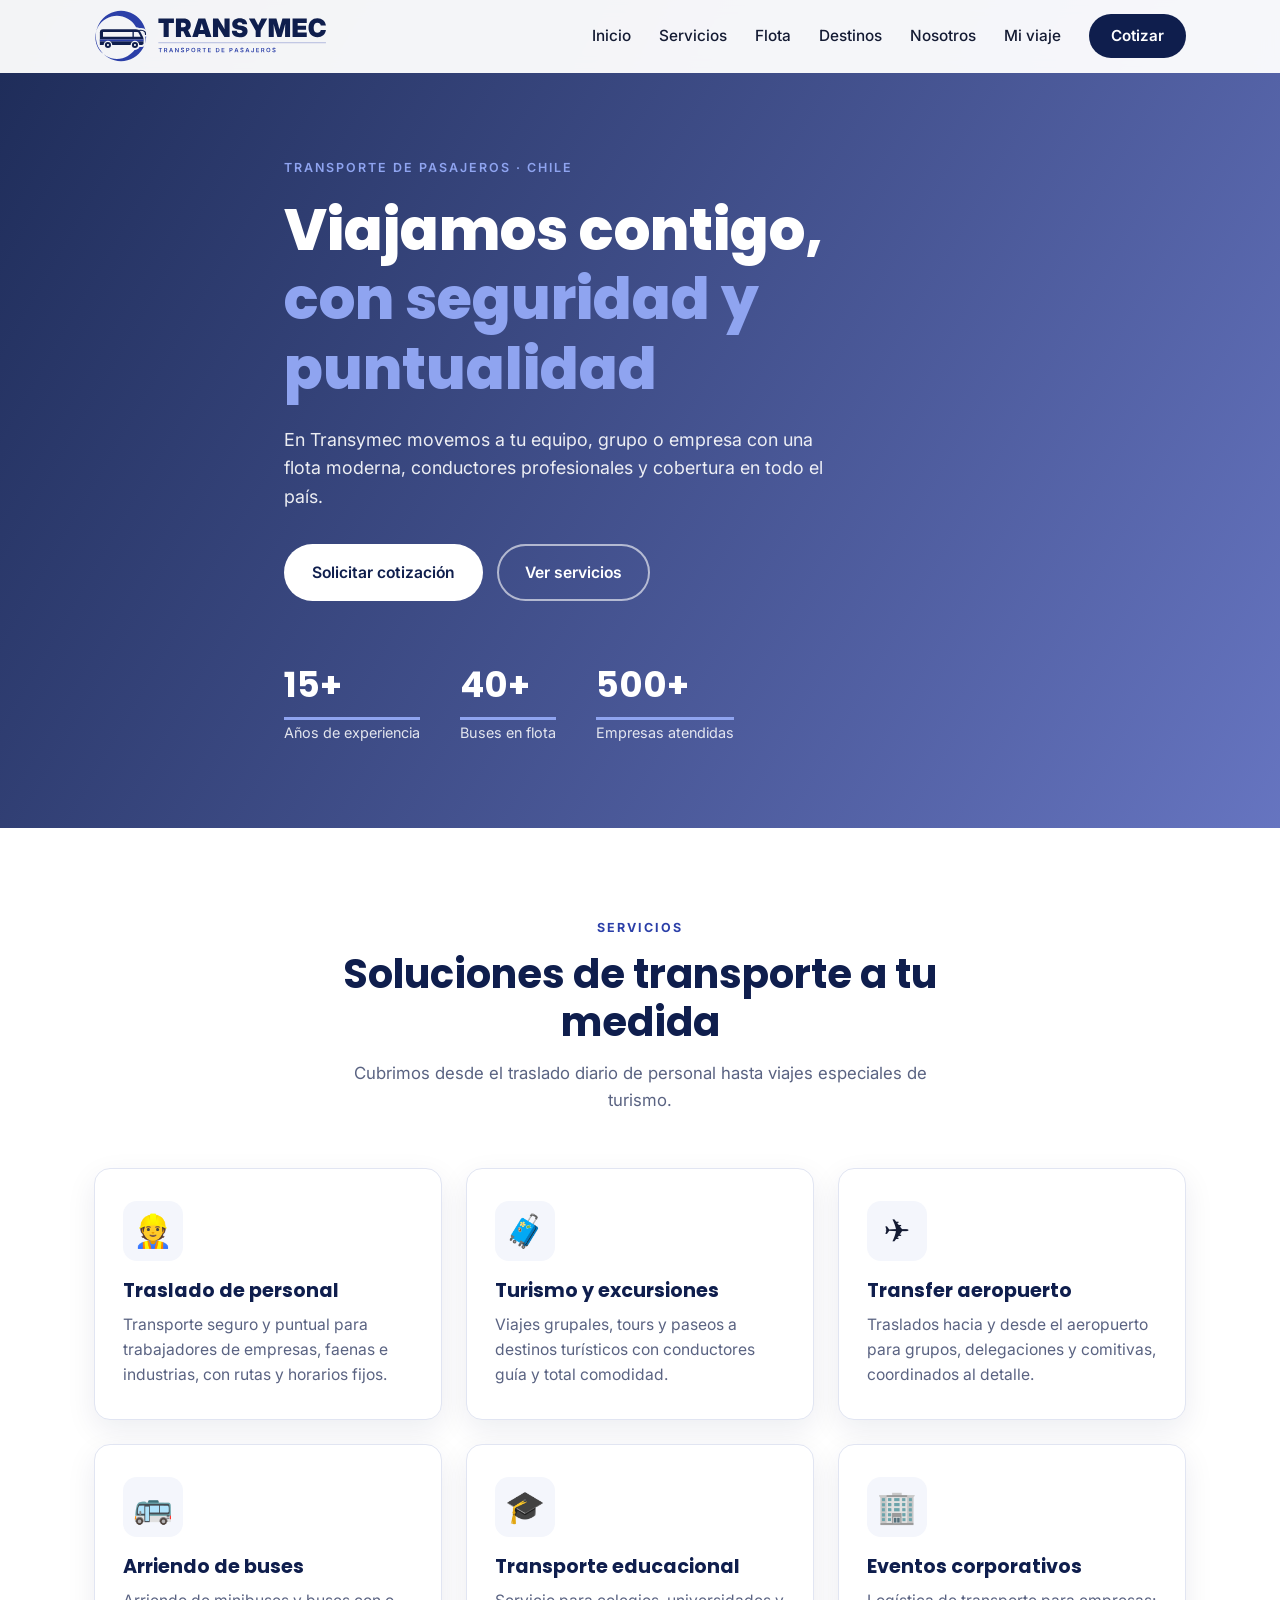
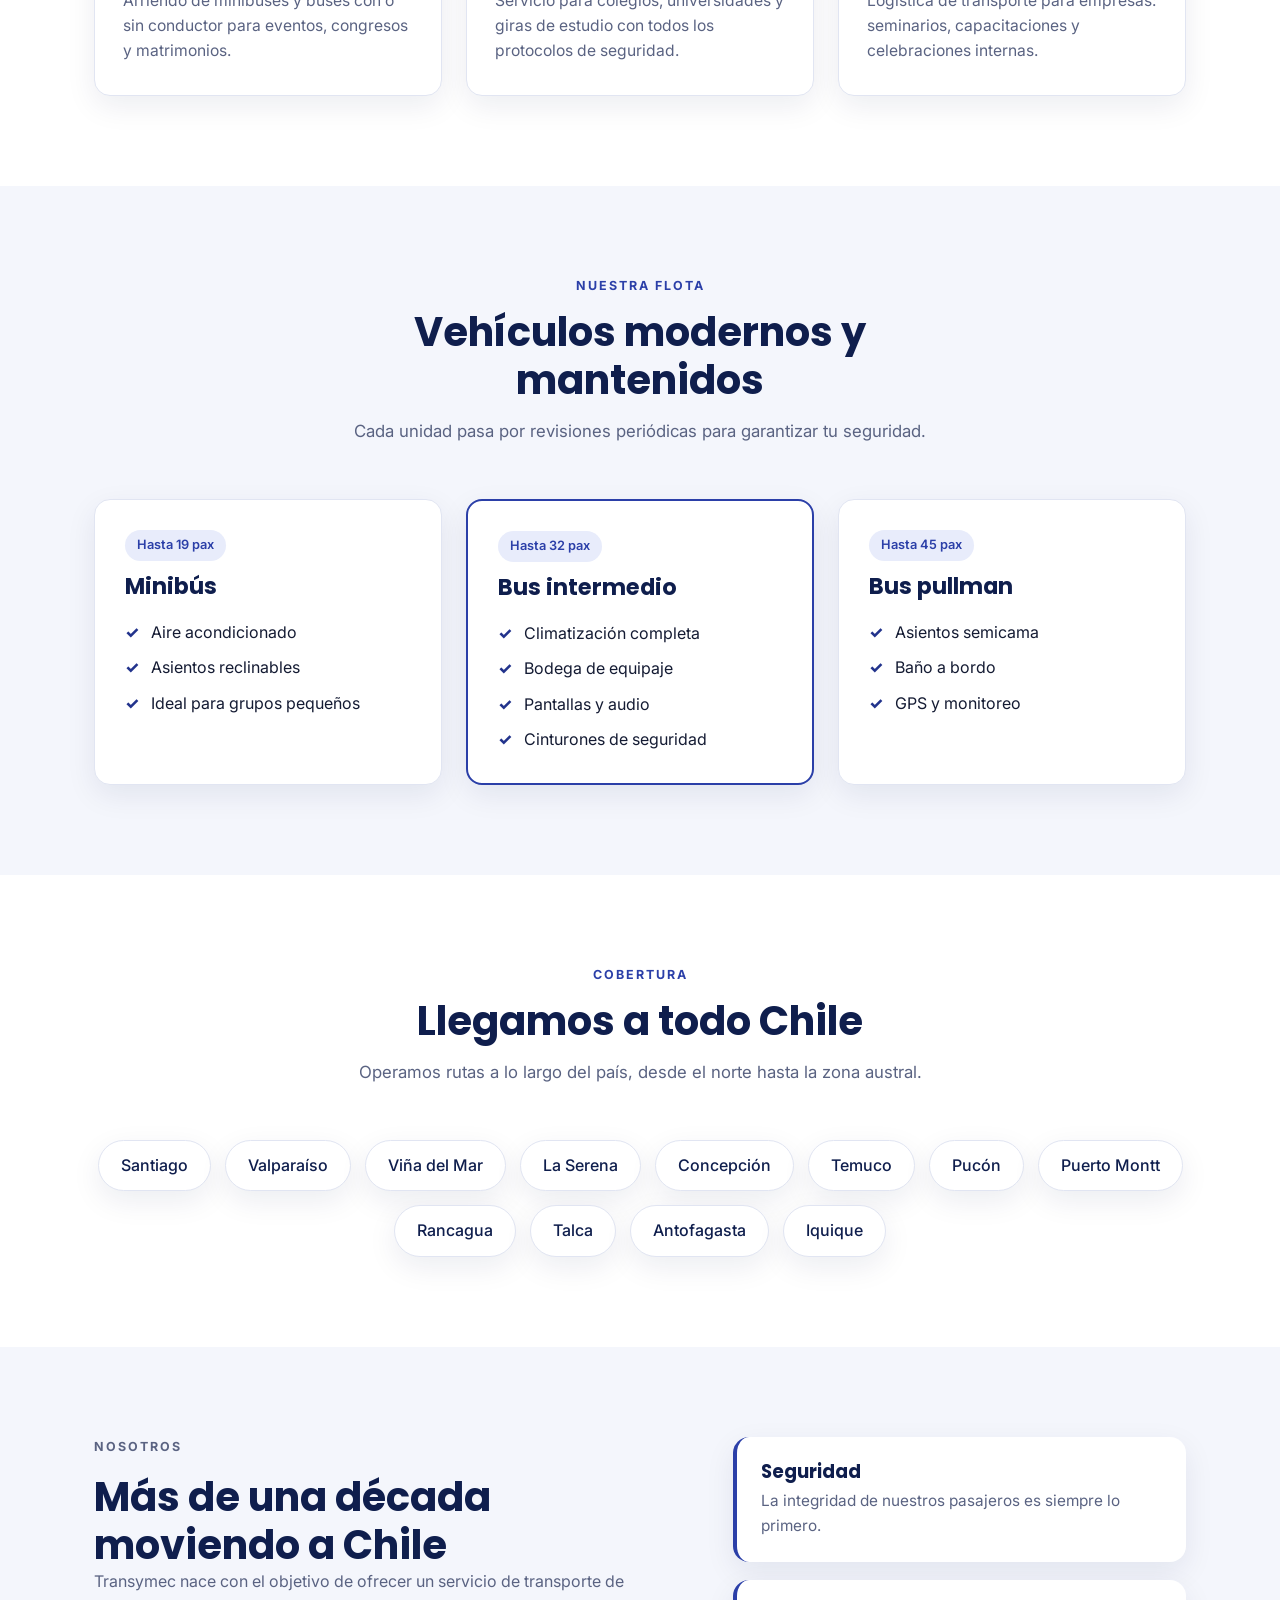
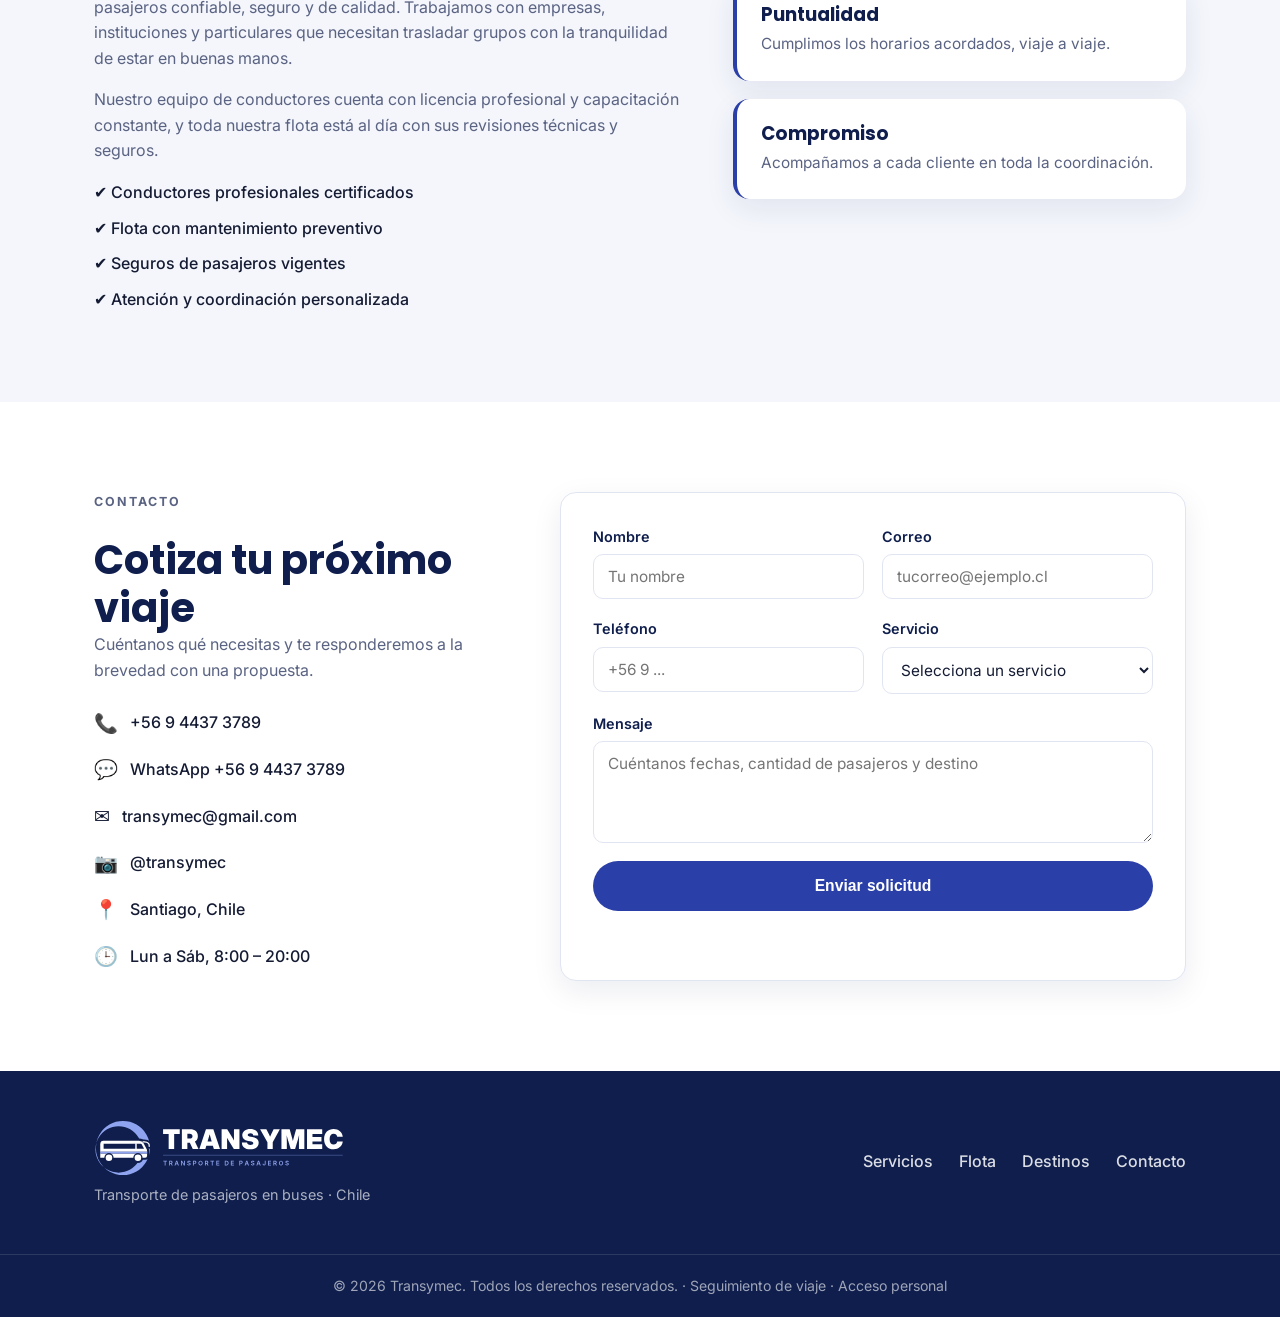
<file: index.html>
<!DOCTYPE html>
<html lang="es-CL">
<head>
  <meta charset="UTF-8" />
  <meta name="viewport" content="width=device-width, initial-scale=1.0" />
  <meta name="description" content="Transymec - Transporte de pasajeros en buses. Servicios de turismo, transfer, traslado de personal y arriendo de buses en todo Chile." />
  <title>Transymec | Transporte de Pasajeros en Buses</title>
  <link rel="preconnect" href="https://fonts.googleapis.com" />
  <link rel="preconnect" href="https://fonts.gstatic.com" crossorigin />
  <link href="https://fonts.googleapis.com/css2?family=Inter:wght@400;500;600;700;800&family=Poppins:wght@600;700;800&display=swap" rel="stylesheet" />
  <link rel="icon" href="favicon.svg" type="image/svg+xml" />
  <link rel="apple-touch-icon" href="assets/logo/apple-touch-icon.png" />
  <meta property="og:title" content="Transymec | Transporte de Pasajeros en Buses" />
  <meta property="og:description" content="Transporte de pasajeros con seguridad, comodidad y puntualidad en todo Chile." />
  <meta property="og:image" content="https://jonhblackrc1.github.io/transymec/assets/logo/og-image.png" />
  <meta name="theme-color" content="#0F1E4D" />
  <link rel="stylesheet" href="styles.css" />
</head>
<body>
  <!-- ===== Header ===== -->
  <header class="header" id="header">
    <div class="container header__inner">
      <a href="#inicio" class="brand" aria-label="Transymec inicio">
          <img class="brand__logo" src="assets/logo/transymec-logo.svg" alt="TRANSYMEC — Transporte de pasajeros" width="300" height="72" />
        </a>

      <nav class="nav" id="nav">
        <a href="#inicio" class="nav__link">Inicio</a>
        <a href="#servicios" class="nav__link">Servicios</a>
        <a href="#flota" class="nav__link">Flota</a>
        <a href="#destinos" class="nav__link">Destinos</a>
        <a href="#nosotros" class="nav__link">Nosotros</a>
        <a href="viaje.html" class="nav__link">Mi viaje</a>
        <a href="#contacto" class="nav__cta">Cotizar</a>
      </nav>

      <button class="nav__toggle" id="navToggle" aria-label="Abrir menú" aria-expanded="false">
        <span></span><span></span><span></span>
      </button>
    </div>
  </header>

  <!-- ===== Hero ===== -->
  <section class="hero" id="inicio">
    <div class="hero__overlay"></div>
    <div class="container hero__content">
      <p class="hero__eyebrow">Transporte de pasajeros · Chile</p>
      <h1 class="hero__title">Viajamos contigo,<br><span>con seguridad y puntualidad</span></h1>
      <p class="hero__lead">
        En Transymec movemos a tu equipo, grupo o empresa con una flota moderna,
        conductores profesionales y cobertura en todo el país.
      </p>
      <div class="hero__actions">
        <a href="#contacto" class="btn btn--primary">Solicitar cotización</a>
        <a href="#servicios" class="btn btn--ghost">Ver servicios</a>
      </div>
      <div class="hero__stats">
        <div class="stat"><strong data-count="15">0</strong><span>Años de experiencia</span></div>
        <div class="stat"><strong data-count="40">0</strong><span>Buses en flota</span></div>
        <div class="stat"><strong data-count="500">0</strong><span>Empresas atendidas</span></div>
      </div>
    </div>
  </section>

  <!-- ===== Servicios ===== -->
  <section class="section" id="servicios">
    <div class="container">
      <div class="section__head">
        <p class="section__eyebrow">Servicios</p>
        <h2 class="section__title">Soluciones de transporte a tu medida</h2>
        <p class="section__subtitle">Cubrimos desde el traslado diario de personal hasta viajes especiales de turismo.</p>
      </div>

      <div class="cards">
        <article class="card">
          <div class="card__icon">👷</div>
          <h3>Traslado de personal</h3>
          <p>Transporte seguro y puntual para trabajadores de empresas, faenas e industrias, con rutas y horarios fijos.</p>
        </article>
        <article class="card">
          <div class="card__icon">🧳</div>
          <h3>Turismo y excursiones</h3>
          <p>Viajes grupales, tours y paseos a destinos turísticos con conductores guía y total comodidad.</p>
        </article>
        <article class="card">
          <div class="card__icon">✈️</div>
          <h3>Transfer aeropuerto</h3>
          <p>Traslados hacia y desde el aeropuerto para grupos, delegaciones y comitivas, coordinados al detalle.</p>
        </article>
        <article class="card">
          <div class="card__icon">🚌</div>
          <h3>Arriendo de buses</h3>
          <p>Arriendo de minibuses y buses con o sin conductor para eventos, congresos y matrimonios.</p>
        </article>
        <article class="card">
          <div class="card__icon">🎓</div>
          <h3>Transporte educacional</h3>
          <p>Servicio para colegios, universidades y giras de estudio con todos los protocolos de seguridad.</p>
        </article>
        <article class="card">
          <div class="card__icon">🏢</div>
          <h3>Eventos corporativos</h3>
          <p>Logística de transporte para empresas: seminarios, capacitaciones y celebraciones internas.</p>
        </article>
      </div>
    </div>
  </section>

  <!-- ===== Flota ===== -->
  <section class="section section--alt" id="flota">
    <div class="container">
      <div class="section__head">
        <p class="section__eyebrow">Nuestra flota</p>
        <h2 class="section__title">Vehículos modernos y mantenidos</h2>
        <p class="section__subtitle">Cada unidad pasa por revisiones periódicas para garantizar tu seguridad.</p>
      </div>

      <div class="fleet">
        <article class="fleet__item">
          <div class="fleet__head"><span class="fleet__cap">Hasta 19 pax</span><h3>Minibús</h3></div>
          <ul class="fleet__feats">
            <li>Aire acondicionado</li>
            <li>Asientos reclinables</li>
            <li>Ideal para grupos pequeños</li>
          </ul>
        </article>
        <article class="fleet__item fleet__item--featured">
          <div class="fleet__head"><span class="fleet__cap">Hasta 32 pax</span><h3>Bus intermedio</h3></div>
          <ul class="fleet__feats">
            <li>Climatización completa</li>
            <li>Bodega de equipaje</li>
            <li>Pantallas y audio</li>
            <li>Cinturones de seguridad</li>
          </ul>
        </article>
        <article class="fleet__item">
          <div class="fleet__head"><span class="fleet__cap">Hasta 45 pax</span><h3>Bus pullman</h3></div>
          <ul class="fleet__feats">
            <li>Asientos semicama</li>
            <li>Baño a bordo</li>
            <li>GPS y monitoreo</li>
          </ul>
        </article>
      </div>
    </div>
  </section>

  <!-- ===== Destinos ===== -->
  <section class="section" id="destinos">
    <div class="container">
      <div class="section__head">
        <p class="section__eyebrow">Cobertura</p>
        <h2 class="section__title">Llegamos a todo Chile</h2>
        <p class="section__subtitle">Operamos rutas a lo largo del país, desde el norte hasta la zona austral.</p>
      </div>

      <div class="destinos">
        <span class="chip">Santiago</span>
        <span class="chip">Valparaíso</span>
        <span class="chip">Viña del Mar</span>
        <span class="chip">La Serena</span>
        <span class="chip">Concepción</span>
        <span class="chip">Temuco</span>
        <span class="chip">Pucón</span>
        <span class="chip">Puerto Montt</span>
        <span class="chip">Rancagua</span>
        <span class="chip">Talca</span>
        <span class="chip">Antofagasta</span>
        <span class="chip">Iquique</span>
      </div>
    </div>
  </section>

  <!-- ===== Nosotros ===== -->
  <section class="section section--alt" id="nosotros">
    <div class="container about">
      <div class="about__text">
        <p class="section__eyebrow">Nosotros</p>
        <h2 class="section__title">Más de una década moviendo a Chile</h2>
        <p>
          Transymec nace con el objetivo de ofrecer un servicio de transporte de pasajeros
          confiable, seguro y de calidad. Trabajamos con empresas, instituciones y particulares
          que necesitan trasladar grupos con la tranquilidad de estar en buenas manos.
        </p>
        <p>
          Nuestro equipo de conductores cuenta con licencia profesional y capacitación constante,
          y toda nuestra flota está al día con sus revisiones técnicas y seguros.
        </p>
        <ul class="about__list">
          <li>✔ Conductores profesionales certificados</li>
          <li>✔ Flota con mantenimiento preventivo</li>
          <li>✔ Seguros de pasajeros vigentes</li>
          <li>✔ Atención y coordinación personalizada</li>
        </ul>
      </div>
      <div class="about__values">
        <div class="value"><h4>Seguridad</h4><p>La integridad de nuestros pasajeros es siempre lo primero.</p></div>
        <div class="value"><h4>Puntualidad</h4><p>Cumplimos los horarios acordados, viaje a viaje.</p></div>
        <div class="value"><h4>Compromiso</h4><p>Acompañamos a cada cliente en toda la coordinación.</p></div>
      </div>
    </div>
  </section>

  <!-- ===== Contacto ===== -->
  <section class="section" id="contacto">
    <div class="container contact">
      <div class="contact__info">
        <p class="section__eyebrow">Contacto</p>
        <h2 class="section__title">Cotiza tu próximo viaje</h2>
        <p>Cuéntanos qué necesitas y te responderemos a la brevedad con una propuesta.</p>
        <ul class="contact__list">
          <li><span>📞</span> <a href="tel:+56944373789">+56 9 4437 3789</a></li>
          <li><span>💬</span> <a href="https://wa.me/56944373789" target="_blank" rel="noopener">WhatsApp +56 9 4437 3789</a></li>
          <li><span>✉️</span> <a href="mailto:transymec@gmail.com">transymec@gmail.com</a></li>
          <li><span>📷</span> <a href="https://instagram.com/transymec" target="_blank" rel="noopener">@transymec</a></li>
          <li><span>📍</span> Santiago, Chile</li>
          <li><span>🕒</span> Lun a Sáb, 8:00 – 20:00</li>
        </ul>
      </div>

      <form class="contact__form" id="contactForm" action="https://formspree.io/f/mkoaqvpo" method="POST" novalidate>
        <input type="hidden" name="_subject" value="Nueva cotización desde transymec.cl" />
        <input type="text" name="_gotcha" style="display:none" tabindex="-1" autocomplete="off" aria-hidden="true" />
        <div class="field">
          <label for="nombre">Nombre</label>
          <input type="text" id="nombre" name="nombre" placeholder="Tu nombre" required />
        </div>
        <div class="field">
          <label for="email">Correo</label>
          <input type="email" id="email" name="email" placeholder="tucorreo@ejemplo.cl" required />
        </div>
        <div class="field">
          <label for="telefono">Teléfono</label>
          <input type="tel" id="telefono" name="telefono" placeholder="+56 9 ..." />
        </div>
        <div class="field">
          <label for="servicio">Servicio</label>
          <select id="servicio" name="servicio">
            <option value="">Selecciona un servicio</option>
            <option>Traslado de personal</option>
            <option>Turismo y excursiones</option>
            <option>Transfer aeropuerto</option>
            <option>Arriendo de buses</option>
            <option>Transporte educacional</option>
            <option>Eventos corporativos</option>
          </select>
        </div>
        <div class="field field--full">
          <label for="mensaje">Mensaje</label>
          <textarea id="mensaje" name="mensaje" rows="4" placeholder="Cuéntanos fechas, cantidad de pasajeros y destino"></textarea>
        </div>
        <button type="submit" class="btn btn--primary btn--block">Enviar solicitud</button>
        <p class="form__msg" id="formMsg" role="status"></p>
      </form>
    </div>
  </section>

  <!-- ===== Footer ===== -->
  <footer class="footer">
    <div class="container footer__inner">
      <div class="footer__brand">
        <img class="footer__logo" src="assets/logo/transymec-logo-blanco.svg" alt="TRANSYMEC" width="260" height="62" />
        <p>Transporte de pasajeros en buses · Chile</p>
      </div>
      <nav class="footer__nav">
        <a href="#servicios">Servicios</a>
        <a href="#flota">Flota</a>
        <a href="#destinos">Destinos</a>
        <a href="#contacto">Contacto</a>
      </nav>
    </div>
    <div class="footer__bottom">
      <div class="container">
        <p>© <span id="year"></span> Transymec. Todos los derechos reservados. · <a href="viaje.html" style="color:rgba(255,255,255,.6)">Seguimiento de viaje</a> · <a href="login.html" style="color:rgba(255,255,255,.6)">Acceso personal</a></p>
      </div>
    </div>
  </footer>

  <script src="script.js"></script>
</body>
</html>
</file>
<file: styles.css>
/* ===== Variables & Reset ===== */
:root {
  /* Paleta alineada al logo TRANSYMEC */
  --blue-900: #0F1E4D;   /* azul marino del logo */
  --blue-700: #1A2A6C;
  --blue-500: #2B3FA8;   /* azul real del swoosh */
  --accent: #2B3FA8;
  --accent-dark: #22338C;
  --accent-light: #8FA4F0; /* azul cielo para fondos oscuros */
  --accent-soft: #E8ECFB;
  --ink: #141B33;
  --muted: #5A6382;
  --bg: #ffffff;
  --bg-alt: #F4F6FC;
  --line: #E1E5F2;
  --white: #ffffff;
  --radius: 16px;
  --shadow: 0 10px 30px rgba(15, 30, 77, 0.08);
  --shadow-lg: 0 20px 50px rgba(15, 30, 77, 0.15);
  --max: 1140px;
}

* { margin: 0; padding: 0; box-sizing: border-box; }

html { scroll-behavior: smooth; scroll-padding-top: 80px; }

body {
  font-family: "Inter", system-ui, -apple-system, sans-serif;
  color: var(--ink);
  background: var(--bg);
  line-height: 1.6;
  -webkit-font-smoothing: antialiased;
}

h1, h2, h3, h4, .brand__text { font-family: "Poppins", "Inter", sans-serif; line-height: 1.2; }
img { max-width: 100%; display: block; }
a { text-decoration: none; color: inherit; }

.container { width: 100%; max-width: var(--max); margin: 0 auto; padding: 0 24px; }

/* ===== Buttons ===== */
.btn {
  display: inline-flex; align-items: center; justify-content: center;
  gap: 8px; padding: 14px 26px; border-radius: 999px;
  font-weight: 600; font-size: 0.98rem; cursor: pointer;
  border: 2px solid transparent; transition: transform .15s ease, box-shadow .2s ease, background .2s ease;
}
.btn:active { transform: translateY(1px); }
.btn--primary { background: var(--accent); color: var(--white); }
.btn--primary:hover { background: var(--accent-dark); box-shadow: 0 8px 20px rgba(43,63,168,.35); }
.btn--ghost { background: transparent; color: var(--white); border-color: rgba(255,255,255,.6); }
.btn--ghost:hover { background: rgba(255,255,255,.12); }
.btn--block { width: 100%; }

/* ===== Header ===== */
.header {
  position: fixed; top: 0; left: 0; right: 0; z-index: 100;
  background: rgba(255,255,255,.95); backdrop-filter: blur(8px);
  border-bottom: 1px solid transparent; transition: box-shadow .25s ease, border-color .25s ease;
}
.header.scrolled { box-shadow: var(--shadow); border-color: var(--line); }
.header__inner { display: flex; align-items: center; justify-content: space-between; height: 72px; }

.brand { display: inline-flex; align-items: center; gap: 10px; color: var(--blue-900); }
.brand__mark {
  display: grid; place-items: center; width: 42px; height: 42px;
  border-radius: 12px; background: var(--blue-900); color: var(--accent);
}
.brand__text { font-weight: 800; font-size: 1.35rem; letter-spacing: -.5px; }
.brand__text span { color: var(--accent); }

.nav { display: flex; align-items: center; gap: 28px; }
.nav__link { font-weight: 500; color: var(--ink); font-size: .96rem; position: relative; }
.nav__link::after {
  content: ""; position: absolute; left: 0; bottom: -6px; width: 0; height: 2px;
  background: var(--accent); transition: width .2s ease;
}
.nav__link:hover { color: var(--blue-500); }
.nav__link:hover::after { width: 100%; }
.nav__cta {
  background: var(--blue-900); color: var(--white); padding: 10px 22px;
  border-radius: 999px; font-weight: 600; font-size: .95rem; transition: background .2s ease;
}
.nav__cta:hover { background: var(--blue-700); }

.nav__toggle { display: none; flex-direction: column; gap: 5px; background: none; border: none; cursor: pointer; padding: 6px; }
.nav__toggle span { width: 26px; height: 3px; background: var(--blue-900); border-radius: 2px; transition: .3s ease; }
.nav__toggle.open span:nth-child(1) { transform: translateY(8px) rotate(45deg); }
.nav__toggle.open span:nth-child(2) { opacity: 0; }
.nav__toggle.open span:nth-child(3) { transform: translateY(-8px) rotate(-45deg); }

/* ===== Hero ===== */
.hero {
  position: relative; min-height: 92vh; display: flex; align-items: center;
  padding-top: 72px; color: var(--white);
  background:
    linear-gradient(120deg, rgba(15,30,77,.94), rgba(43,63,168,.72)),
    url("https://images.unsplash.com/photo-1544620347-c4fd4a3d5957?auto=format&fit=crop&w=1600&q=80") center/cover no-repeat;
}
.hero__content { position: relative; max-width: 760px; padding-top: 40px; padding-bottom: 40px; }
.hero__eyebrow {
  display: inline-block; text-transform: uppercase; letter-spacing: 2px;
  font-size: .78rem; font-weight: 600; color: var(--accent-light); margin-bottom: 18px;
}
.hero__title { font-size: clamp(2.2rem, 5vw, 3.6rem); font-weight: 800; }
.hero__title span { color: var(--accent-light); }
.hero__lead { margin: 22px 0 32px; font-size: 1.12rem; max-width: 560px; color: rgba(255,255,255,.9); }
.hero__actions { display: flex; gap: 14px; flex-wrap: wrap; }
.hero .btn--primary { background: var(--white); color: var(--blue-900); }
.hero .btn--primary:hover { background: var(--accent-soft); box-shadow: 0 8px 24px rgba(0,0,0,.25); }
.stat strong { border-bottom: 3px solid var(--accent-light); padding-bottom: 4px; display: inline-block; }

.hero__stats { display: flex; gap: 40px; margin-top: 56px; flex-wrap: wrap; }
.stat strong { display: block; font-family: "Poppins"; font-size: 2.2rem; color: var(--white); }
.stat span { font-size: .9rem; color: rgba(255,255,255,.85); }

/* ===== Sections ===== */
.section { padding: 90px 0; }
.section--alt { background: var(--bg-alt); }
.section__head { text-align: center; max-width: 640px; margin: 0 auto 54px; }
.section__eyebrow { text-transform: uppercase; letter-spacing: 2px; font-size: .78rem; font-weight: 700; color: var(--blue-500); margin-bottom: 12px; }
.section__title { font-size: clamp(1.7rem, 3.4vw, 2.5rem); font-weight: 700; color: var(--blue-900); }
.section__subtitle { margin-top: 14px; color: var(--muted); font-size: 1.05rem; }

/* ===== Cards (servicios) ===== */
.cards { display: grid; grid-template-columns: repeat(3, 1fr); gap: 24px; }
.card {
  background: var(--white); border: 1px solid var(--line); border-radius: var(--radius);
  padding: 32px 28px; box-shadow: var(--shadow); transition: transform .2s ease, box-shadow .2s ease;
}
.card:hover { transform: translateY(-6px); box-shadow: var(--shadow-lg); }
.card__icon { font-size: 2rem; width: 60px; height: 60px; display: grid; place-items: center; border-radius: 14px; background: var(--bg-alt); margin-bottom: 18px; }
.card h3 { font-size: 1.2rem; color: var(--blue-900); margin-bottom: 10px; }
.card p { color: var(--muted); font-size: .98rem; }

/* ===== Flota ===== */
.fleet { display: grid; grid-template-columns: repeat(3, 1fr); gap: 24px; }
.fleet__item {
  background: var(--white); border: 1px solid var(--line); border-radius: var(--radius);
  padding: 30px; box-shadow: var(--shadow); display: flex; flex-direction: column; gap: 20px;
}
.fleet__item--featured { border: 2px solid var(--accent); transform: translateY(-8px); }
.fleet__cap { display: inline-block; font-size: .8rem; font-weight: 600; color: var(--blue-500); background: var(--accent-soft); padding: 5px 12px; border-radius: 999px; }
.fleet__head h3 { margin-top: 12px; color: var(--blue-900); font-size: 1.4rem; }
.fleet__feats { list-style: none; display: flex; flex-direction: column; gap: 10px; }
.fleet__feats li { position: relative; padding-left: 26px; color: var(--ink); }
.fleet__feats li::before { content: "✓"; position: absolute; left: 0; color: var(--accent-dark); font-weight: 800; }

/* ===== Destinos ===== */
.destinos { display: flex; flex-wrap: wrap; gap: 14px; justify-content: center; }
.chip {
  background: var(--white); border: 1px solid var(--line); border-radius: 999px;
  padding: 12px 22px; font-weight: 500; color: var(--blue-900); box-shadow: var(--shadow);
  transition: transform .15s ease, background .2s ease, color .2s ease;
}
.chip:hover { background: var(--blue-900); color: var(--white); transform: translateY(-3px); }

/* ===== Nosotros ===== */
.about { display: grid; grid-template-columns: 1.3fr 1fr; gap: 50px; align-items: start; }
.about__text p { color: var(--muted); margin-bottom: 16px; }
.about__list { list-style: none; margin-top: 10px; display: grid; gap: 10px; }
.about__list li { font-weight: 500; color: var(--ink); }
.about__values { display: grid; gap: 18px; }
.value { background: var(--white); border-radius: var(--radius); padding: 24px; border-left: 4px solid var(--accent); box-shadow: var(--shadow); }
.value h4 { color: var(--blue-900); font-size: 1.15rem; margin-bottom: 6px; }
.value p { color: var(--muted); font-size: .96rem; }

/* ===== Contacto ===== */
.contact { display: grid; grid-template-columns: 1fr 1.2fr; gap: 50px; align-items: start; }
.contact__info p { color: var(--muted); margin-bottom: 24px; }
.contact__list { list-style: none; display: grid; gap: 16px; }
.contact__list li { display: flex; align-items: center; gap: 12px; font-weight: 500; }
.contact__list span { font-size: 1.2rem; }

.contact__form {
  background: var(--white); border: 1px solid var(--line); border-radius: var(--radius);
  padding: 32px; box-shadow: var(--shadow); display: grid; grid-template-columns: 1fr 1fr; gap: 18px;
}
.field { display: flex; flex-direction: column; gap: 6px; }
.field--full { grid-column: 1 / -1; }
.field label { font-size: .9rem; font-weight: 600; color: var(--blue-900); }
.field input, .field select, .field textarea {
  border: 1px solid var(--line); border-radius: 10px; padding: 12px 14px;
  font-family: inherit; font-size: .96rem; color: var(--ink); background: var(--bg); transition: border-color .2s ease, box-shadow .2s ease;
}
.field input:focus, .field select:focus, .field textarea:focus {
  outline: none; border-color: var(--blue-500); box-shadow: 0 0 0 3px rgba(43,63,168,.15);
}
.contact__form .btn--block { grid-column: 1 / -1; }
.form__msg { grid-column: 1 / -1; font-weight: 600; color: var(--blue-500); min-height: 1.2em; text-align: center; }

/* ===== Footer ===== */
.footer { background: var(--blue-900); color: rgba(255,255,255,.85); }
.footer__inner { display: flex; justify-content: space-between; align-items: center; gap: 24px; padding: 48px 24px; flex-wrap: wrap; }
.footer__brand .brand__text { color: var(--white); font-size: 1.4rem; }
.footer__brand p { font-size: .9rem; margin-top: 6px; color: rgba(255,255,255,.65); }
.footer__nav { display: flex; gap: 26px; flex-wrap: wrap; }
.footer__nav a { color: rgba(255,255,255,.85); font-weight: 500; transition: color .2s ease; }
.footer__nav a:hover { color: var(--accent-light); }
.footer__bottom { border-top: 1px solid rgba(255,255,255,.12); }
.footer__bottom p { padding: 20px 0; font-size: .88rem; text-align: center; color: rgba(255,255,255,.6); }

/* ===== Reveal animation ===== */
.reveal { opacity: 0; transform: translateY(24px); transition: opacity .6s ease, transform .6s ease; }
.reveal.visible { opacity: 1; transform: none; }

/* ===== Responsive ===== */
@media (max-width: 900px) {
  .cards, .fleet { grid-template-columns: repeat(2, 1fr); }
  .about, .contact { grid-template-columns: 1fr; }
  .fleet__item--featured { transform: none; }
}
@media (max-width: 720px) {
  .nav {
    position: fixed; top: 72px; right: 0; width: min(80vw, 320px); height: calc(100vh - 72px);
    background: var(--white); flex-direction: column; align-items: flex-start; gap: 4px;
    padding: 24px; box-shadow: var(--shadow-lg); transform: translateX(100%); transition: transform .3s ease;
  }
  .nav.open { transform: translateX(0); }
  .nav__link, .nav__cta { width: 100%; padding: 14px 8px; }
  .nav__cta { text-align: center; margin-top: 8px; }
  .nav__toggle { display: flex; }
  .hero__stats { gap: 28px; }
  .stat strong { font-size: 1.8rem; }
}
@media (max-width: 560px) {
  .cards, .fleet { grid-template-columns: 1fr; }
  .contact__form { grid-template-columns: 1fr; }
  .section { padding: 64px 0; }
}

/* ===== Autenticación (login) ===== */
.auth-body {
  min-height: 100vh; display: grid; place-items: center; padding: 24px;
  background: linear-gradient(135deg, var(--blue-900), var(--blue-500));
}
.auth-wrap { width: 100%; max-width: 420px; }
.auth-card {
  background: var(--white); border-radius: 20px; padding: 40px 34px;
  box-shadow: var(--shadow-lg); text-align: center;
}
.auth-brand { justify-content: center; margin-bottom: 22px; }
.auth-title { font-size: 1.5rem; color: var(--blue-900); }
.auth-sub { color: var(--muted); font-size: .96rem; margin: 6px 0 26px; }
.auth-form { display: grid; gap: 16px; text-align: left; }
.auth-form .field label { font-size: .9rem; font-weight: 600; color: var(--blue-900); }
.auth-form input {
  width: 100%; border: 1px solid var(--line); border-radius: 10px; padding: 12px 14px;
  font-family: inherit; font-size: .96rem; color: var(--ink); background: var(--bg);
  transition: border-color .2s ease, box-shadow .2s ease;
}
.auth-form input:focus {
  outline: none; border-color: var(--blue-500); box-shadow: 0 0 0 3px rgba(43,63,168,.15);
}
.pwd { position: relative; }
.pwd input { padding-right: 46px; }
.pwd__toggle {
  position: absolute; right: 6px; top: 50%; transform: translateY(-50%);
  background: none; border: none; cursor: pointer; font-size: 1.1rem; padding: 6px;
}
.auth-form .btn--block { margin-top: 4px; }
.auth-back { display: inline-block; margin-top: 22px; color: var(--blue-500); font-weight: 500; font-size: .92rem; }
.auth-back:hover { text-decoration: underline; }

/* ===== Panel admin ===== */
.admin-body { background: var(--bg-alt); min-height: 100vh; }
.admin-shell { display: none; }
.admin-body.auth-ready .admin-shell { display: block; }
.admin-body.auth-ready .auth-checking { display: none; }
.auth-checking { min-height: 100vh; display: grid; place-items: center; color: var(--muted); }

.admin-top { background: var(--blue-900); color: var(--white); }
.admin-top__inner { display: flex; align-items: center; justify-content: space-between; height: 68px; gap: 16px; }
.admin-top .brand, .admin-top .brand__text { color: var(--white); }
.admin-user { display: flex; align-items: center; gap: 16px; }
.admin-user__name { font-size: .92rem; color: rgba(255,255,255,.9); }
.btn--ghost-dark { background: transparent; color: var(--white); border-color: rgba(255,255,255,.5); padding: 9px 18px; }
.btn--ghost-dark:hover { background: rgba(255,255,255,.12); }

.admin-main { padding: 48px 24px; }
.admin-h1 { font-size: 1.8rem; color: var(--blue-900); }
.admin-lead { color: var(--muted); margin: 8px 0 32px; }
.admin-cards { display: grid; grid-template-columns: repeat(3, 1fr); gap: 22px; }
.admin-card {
  background: var(--white); border: 1px solid var(--line); border-radius: var(--radius);
  padding: 28px; box-shadow: var(--shadow); position: relative;
}
.admin-card__icon { font-size: 1.8rem; display: block; margin-bottom: 12px; }
.admin-card h3 { color: var(--blue-900); margin-bottom: 8px; }
.admin-card p { color: var(--muted); font-size: .95rem; }
.admin-badge {
  display: inline-block; margin-top: 14px; font-size: .76rem; font-weight: 600;
  color: var(--accent); background: var(--accent-soft); padding: 4px 12px; border-radius: 999px;
}
@media (max-width: 760px) {
  .admin-cards { grid-template-columns: 1fr; }
  .admin-user__name { display: none; }
}

/* ===== Logo corporativo ===== */
.brand__logo { height: 54px; width: auto; display: block; }
.auth-brand .brand__logo { height: 60px; margin: 0 auto; }
.admin-top .brand__logo { height: 42px; }
.footer__logo { height: 58px; width: auto; display: block; }
@media (max-width: 600px) {
  .brand__logo { height: 40px; }
}

/* ===== Login: modo demo y acceso pasajero ===== */
.auth-demo {
  margin-top: 18px; padding: 12px 14px; border-radius: 12px; background: #FFF2D6; color: #6B4200;
  font-size: .85rem; text-align: left; line-height: 1.55;
}
.auth-demo code { background: rgba(255,255,255,.7); padding: 1px 6px; border-radius: 5px; font-weight: 600; }
.auth-alt { margin-top: 18px; font-size: .9rem; color: var(--muted); }
.auth-alt a { color: var(--blue-500); font-weight: 600; }
</file>
